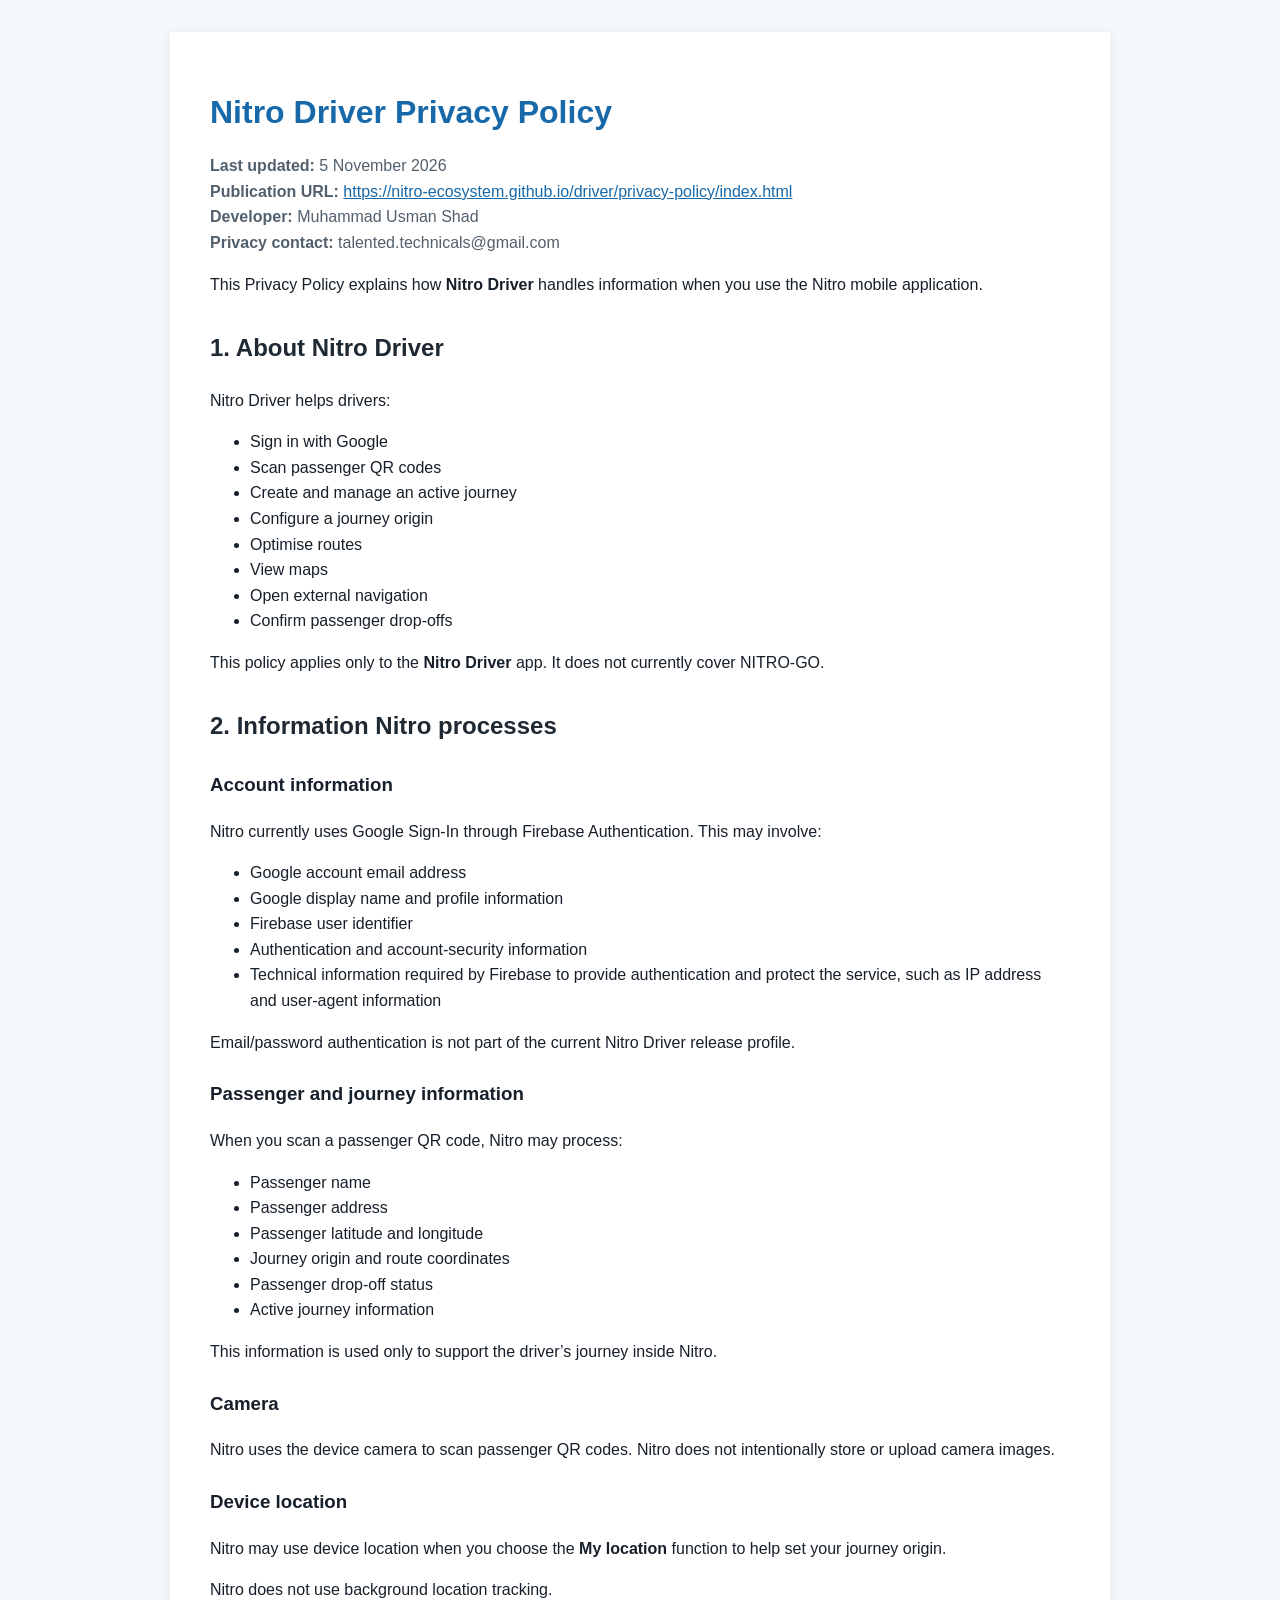
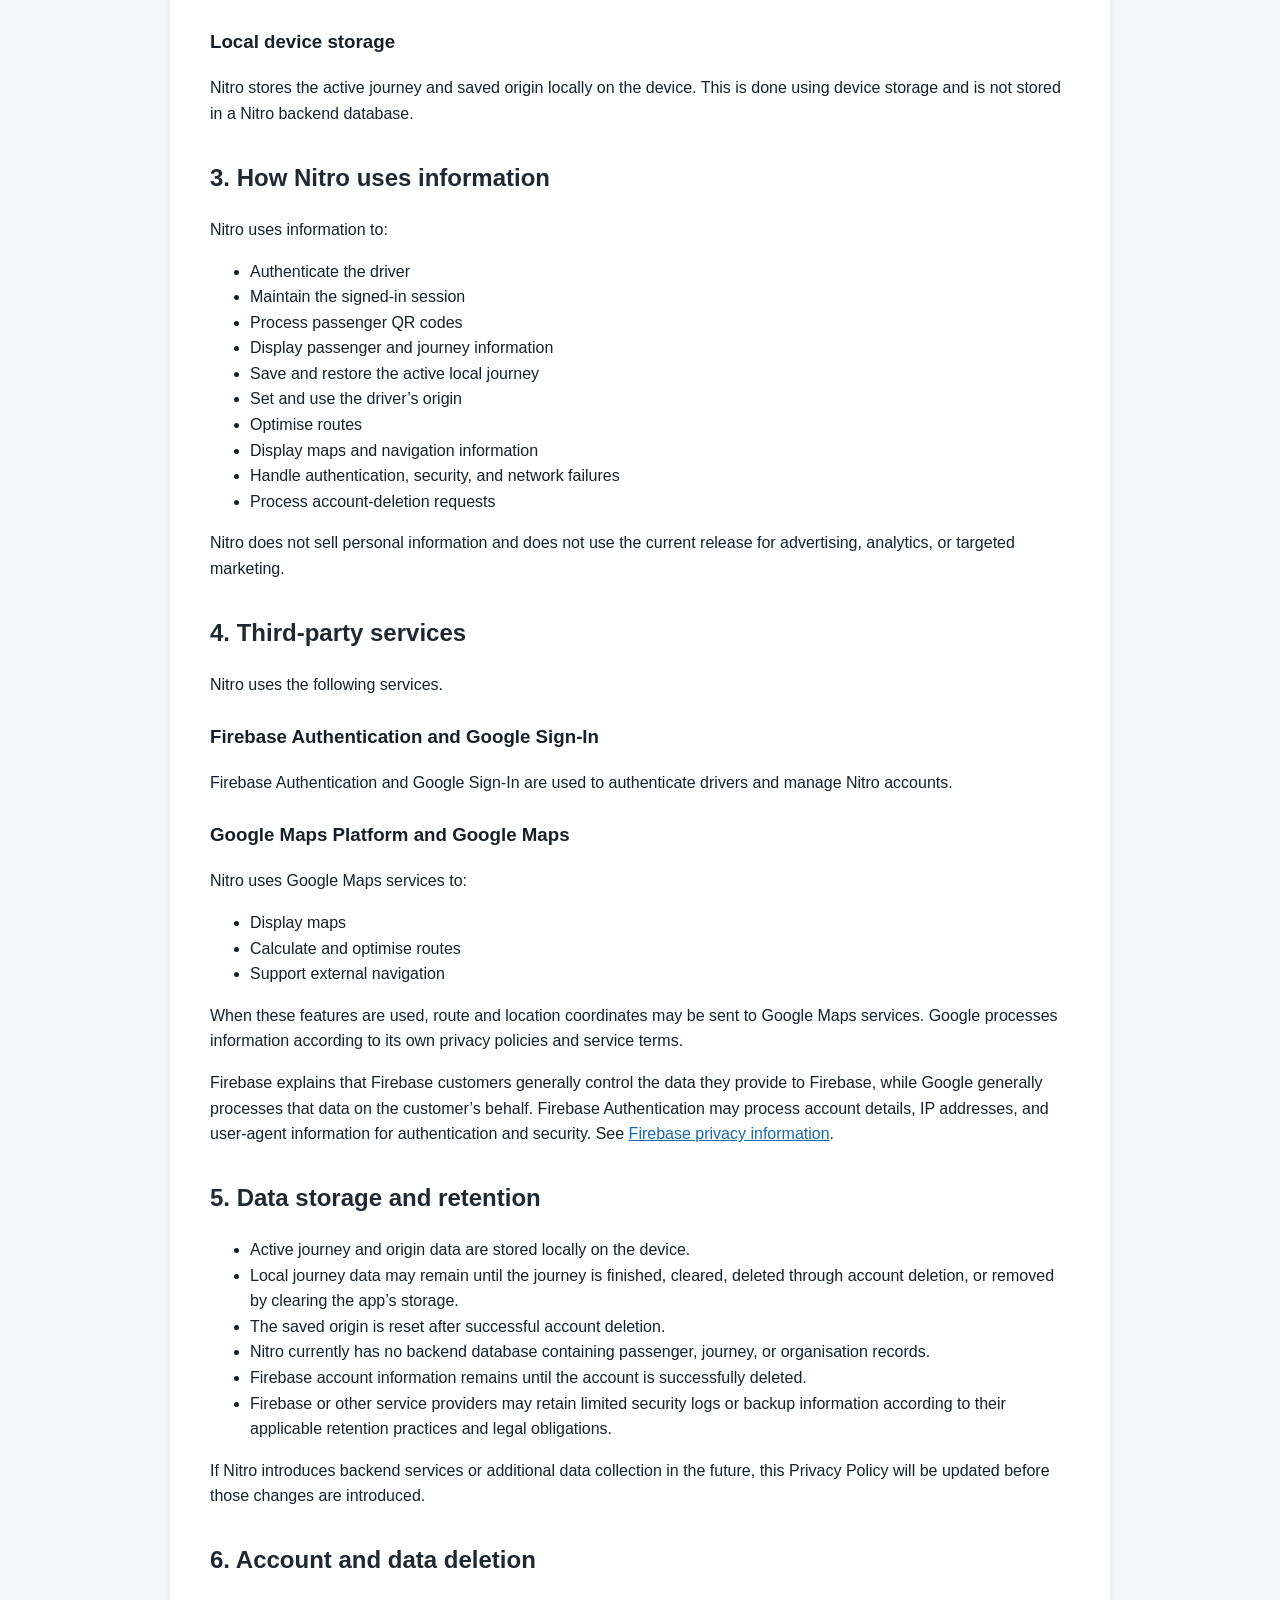
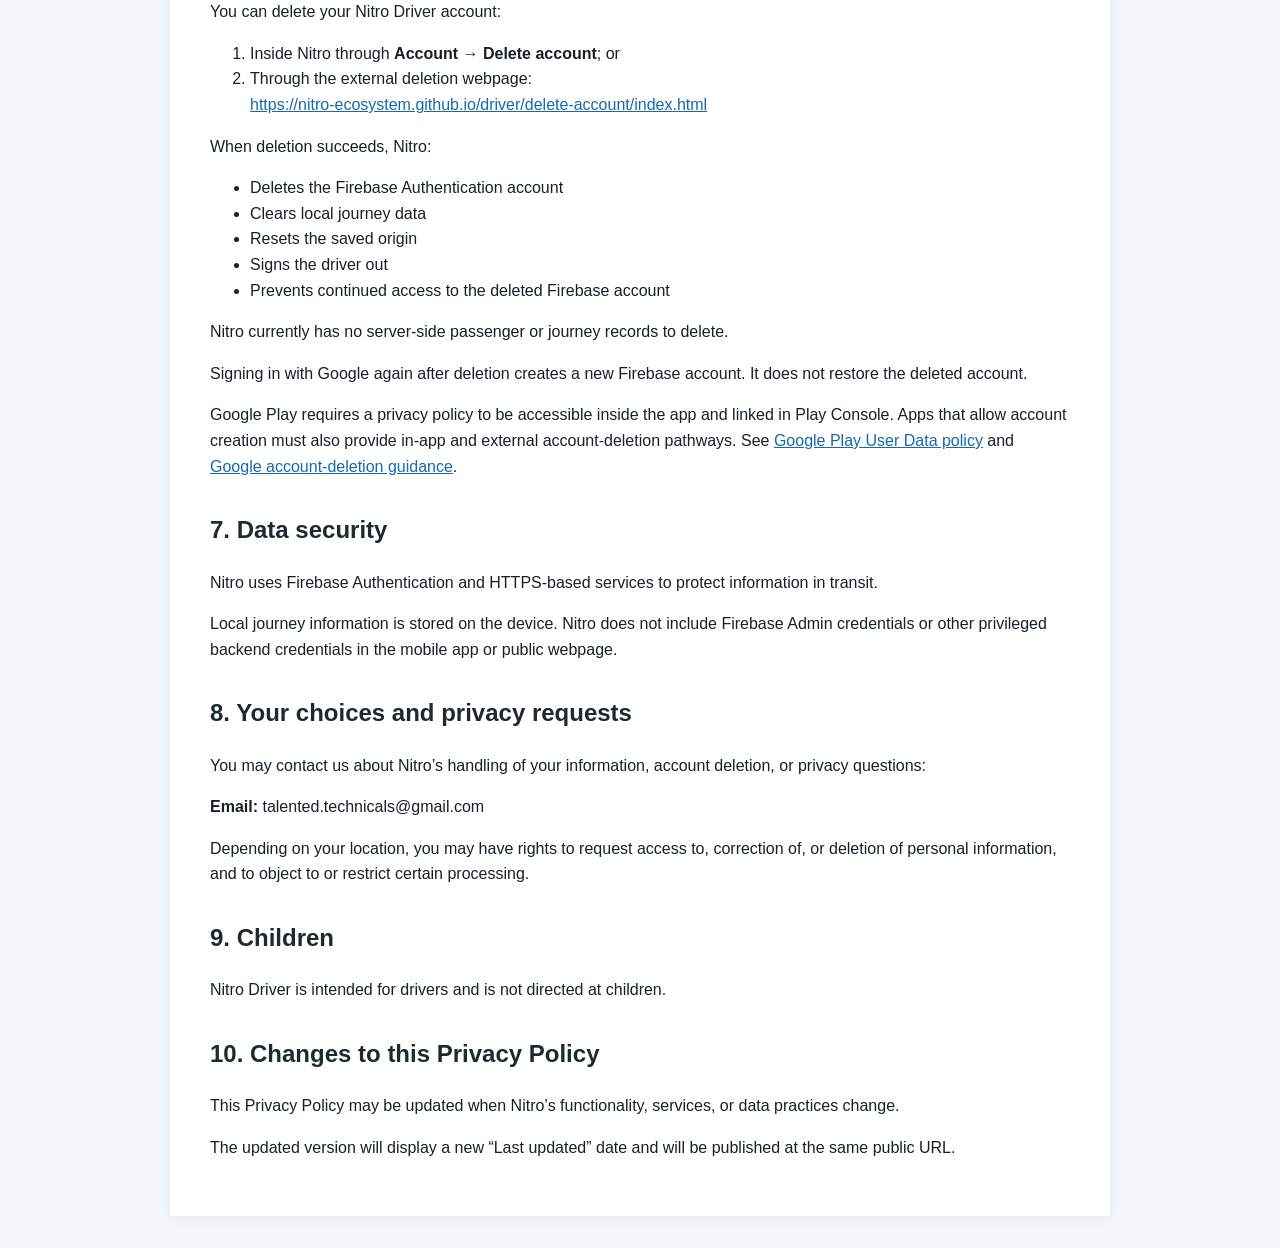
<file: driver/privacy-policy/index.html>
<!doctype html>
<html lang="en">
  <head>
    <meta charset="utf-8" />
    <meta name="viewport" content="width=device-width, initial-scale=1" />
    <meta name="description" content="Nitro Driver Privacy Policy" />
    <title>Nitro Driver Privacy Policy</title>
    <style>
      :root { color: #17202a; background: #f4f7fb; font-family: Arial, sans-serif; }
      body { margin: 0; line-height: 1.6; }
      main { max-width: 860px; margin: 32px auto; padding: 40px; background: #fff; box-shadow: 0 2px 12px #00000012; }
      h1 { color: #1769aa; line-height: 1.2; }
      h2 { margin-top: 32px; color: #1f2933; }
      h3 { margin-top: 24px; }
      a { color: #1769aa; }
      .meta { color: #52606d; margin: 0 0 16px; }
      @media (max-width: 700px) { main { margin: 0; padding: 24px; } }
    </style>
  </head>
  <body>
    <main>
      <h1>Nitro Driver Privacy Policy</h1>
      <div class="meta">
        <strong>Last updated:</strong> 5 November 2026<br />
        <strong>Publication URL:</strong> <a href="https://nitro-ecosystem.github.io/driver/privacy-policy/index.html">https://nitro-ecosystem.github.io/driver/privacy-policy/index.html</a><br />
        <strong>Developer:</strong> Muhammad Usman Shad<br />
        <strong>Privacy contact:</strong> talented.technicals@gmail.com
      </div>

      <p>This Privacy Policy explains how <strong>Nitro Driver</strong> handles information when you use the Nitro mobile application.</p>

      <h2>1. About Nitro Driver</h2>
      <p>Nitro Driver helps drivers:</p>
      <ul>
        <li>Sign in with Google</li>
        <li>Scan passenger QR codes</li>
        <li>Create and manage an active journey</li>
        <li>Configure a journey origin</li>
        <li>Optimise routes</li>
        <li>View maps</li>
        <li>Open external navigation</li>
        <li>Confirm passenger drop-offs</li>
      </ul>
      <p>This policy applies only to the <strong>Nitro Driver</strong> app. It does not currently cover NITRO-GO.</p>

      <h2>2. Information Nitro processes</h2>
      <h3>Account information</h3>
      <p>Nitro currently uses Google Sign-In through Firebase Authentication. This may involve:</p>
      <ul>
        <li>Google account email address</li>
        <li>Google display name and profile information</li>
        <li>Firebase user identifier</li>
        <li>Authentication and account-security information</li>
        <li>Technical information required by Firebase to provide authentication and protect the service, such as IP address and user-agent information</li>
      </ul>
      <p>Email/password authentication is not part of the current Nitro Driver release profile.</p>
      <h3>Passenger and journey information</h3>
      <p>When you scan a passenger QR code, Nitro may process:</p>
      <ul>
        <li>Passenger name</li>
        <li>Passenger address</li>
        <li>Passenger latitude and longitude</li>
        <li>Journey origin and route coordinates</li>
        <li>Passenger drop-off status</li>
        <li>Active journey information</li>
      </ul>
      <p>This information is used only to support the driver’s journey inside Nitro.</p>
      <h3>Camera</h3>
      <p>Nitro uses the device camera to scan passenger QR codes. Nitro does not intentionally store or upload camera images.</p>
      <h3>Device location</h3>
      <p>Nitro may use device location when you choose the <strong>My location</strong> function to help set your journey origin.</p>
      <p>Nitro does not use background location tracking.</p>
      <h3>Local device storage</h3>
      <p>Nitro stores the active journey and saved origin locally on the device. This is done using device storage and is not stored in a Nitro backend database.</p>

      <h2>3. How Nitro uses information</h2>
      <p>Nitro uses information to:</p>
      <ul>
        <li>Authenticate the driver</li>
        <li>Maintain the signed-in session</li>
        <li>Process passenger QR codes</li>
        <li>Display passenger and journey information</li>
        <li>Save and restore the active local journey</li>
        <li>Set and use the driver’s origin</li>
        <li>Optimise routes</li>
        <li>Display maps and navigation information</li>
        <li>Handle authentication, security, and network failures</li>
        <li>Process account-deletion requests</li>
      </ul>
      <p>Nitro does not sell personal information and does not use the current release for advertising, analytics, or targeted marketing.</p>

      <h2>4. Third-party services</h2>
      <p>Nitro uses the following services.</p>
      <h3>Firebase Authentication and Google Sign-In</h3>
      <p>Firebase Authentication and Google Sign-In are used to authenticate drivers and manage Nitro accounts.</p>
      <h3>Google Maps Platform and Google Maps</h3>
      <p>Nitro uses Google Maps services to:</p>
      <ul>
        <li>Display maps</li>
        <li>Calculate and optimise routes</li>
        <li>Support external navigation</li>
      </ul>
      <p>When these features are used, route and location coordinates may be sent to Google Maps services. Google processes information according to its own privacy policies and service terms.</p>
      <p>Firebase explains that Firebase customers generally control the data they provide to Firebase, while Google generally processes that data on the customer’s behalf. Firebase Authentication may process account details, IP addresses, and user-agent information for authentication and security. See <a href="https://firebase.google.com/support/privacy">Firebase privacy information</a>.</p>

      <h2>5. Data storage and retention</h2>
      <ul>
        <li>Active journey and origin data are stored locally on the device.</li>
        <li>Local journey data may remain until the journey is finished, cleared, deleted through account deletion, or removed by clearing the app’s storage.</li>
        <li>The saved origin is reset after successful account deletion.</li>
        <li>Nitro currently has no backend database containing passenger, journey, or organisation records.</li>
        <li>Firebase account information remains until the account is successfully deleted.</li>
        <li>Firebase or other service providers may retain limited security logs or backup information according to their applicable retention practices and legal obligations.</li>
      </ul>
      <p>If Nitro introduces backend services or additional data collection in the future, this Privacy Policy will be updated before those changes are introduced.</p>

      <h2>6. Account and data deletion</h2>
      <p>You can delete your Nitro Driver account:</p>
      <ol>
        <li>Inside Nitro through <strong>Account → Delete account</strong>; or</li>
        <li>Through the external deletion webpage:<br /><a href="https://nitro-ecosystem.github.io/driver/delete-account/index.html">https://nitro-ecosystem.github.io/driver/delete-account/index.html</a></li>
      </ol>
      <p>When deletion succeeds, Nitro:</p>
      <ul>
        <li>Deletes the Firebase Authentication account</li>
        <li>Clears local journey data</li>
        <li>Resets the saved origin</li>
        <li>Signs the driver out</li>
        <li>Prevents continued access to the deleted Firebase account</li>
      </ul>
      <p>Nitro currently has no server-side passenger or journey records to delete.</p>
      <p>Signing in with Google again after deletion creates a new Firebase account. It does not restore the deleted account.</p>
      <p>Google Play requires a privacy policy to be accessible inside the app and linked in Play Console. Apps that allow account creation must also provide in-app and external account-deletion pathways. See <a href="https://support.google.com/googleplay/android-developer/answer/10144311">Google Play User Data policy</a> and <a href="https://support.google.com/googleplay/android-developer/answer/13327111">Google account-deletion guidance</a>.</p>

      <h2>7. Data security</h2>
      <p>Nitro uses Firebase Authentication and HTTPS-based services to protect information in transit.</p>
      <p>Local journey information is stored on the device. Nitro does not include Firebase Admin credentials or other privileged backend credentials in the mobile app or public webpage.</p>

      <h2>8. Your choices and privacy requests</h2>
      <p>You may contact us about Nitro’s handling of your information, account deletion, or privacy questions:</p>
      <p><strong>Email:</strong> talented.technicals@gmail.com</p>
      <p>Depending on your location, you may have rights to request access to, correction of, or deletion of personal information, and to object to or restrict certain processing.</p>

      <h2>9. Children</h2>
      <p>Nitro Driver is intended for drivers and is not directed at children.</p>

      <h2>10. Changes to this Privacy Policy</h2>
      <p>This Privacy Policy may be updated when Nitro’s functionality, services, or data practices change.</p>
      <p>The updated version will display a new “Last updated” date and will be published at the same public URL.</p>
    </main>
  </body>
</html>
</file>
